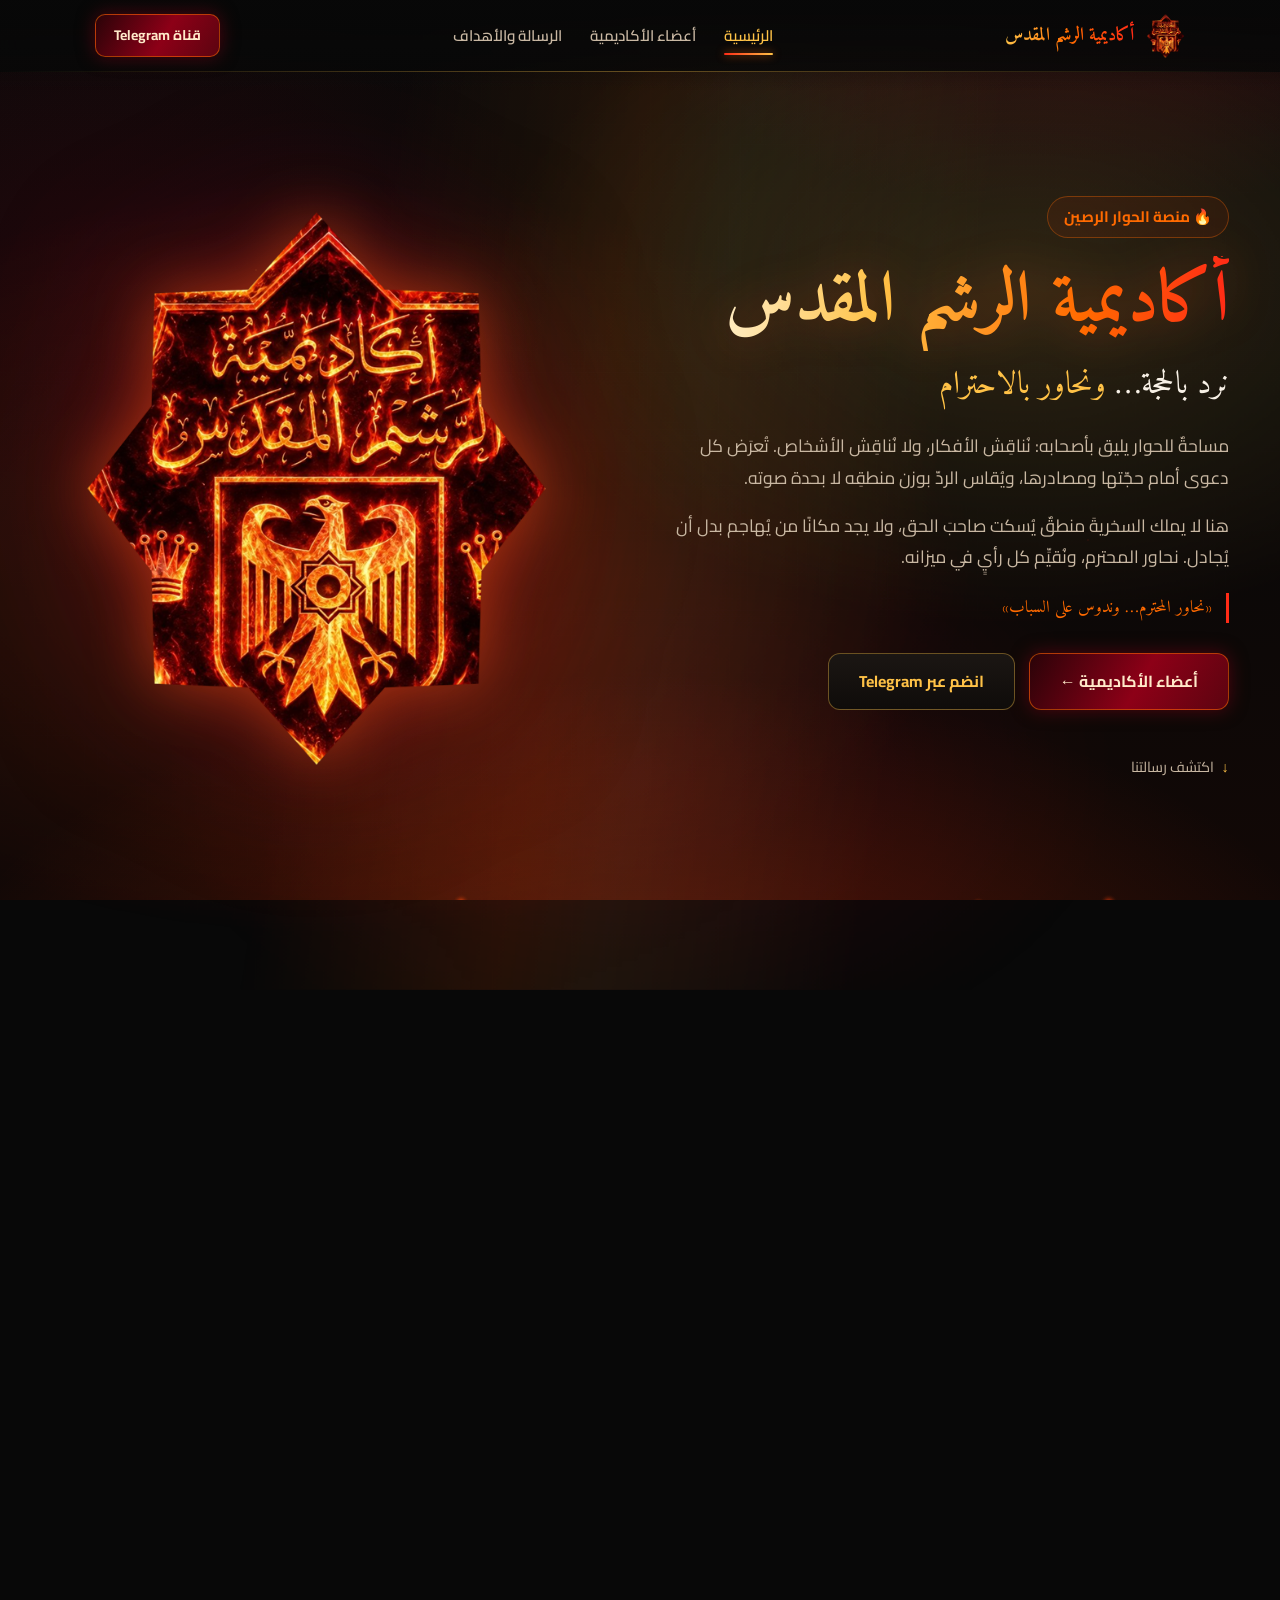
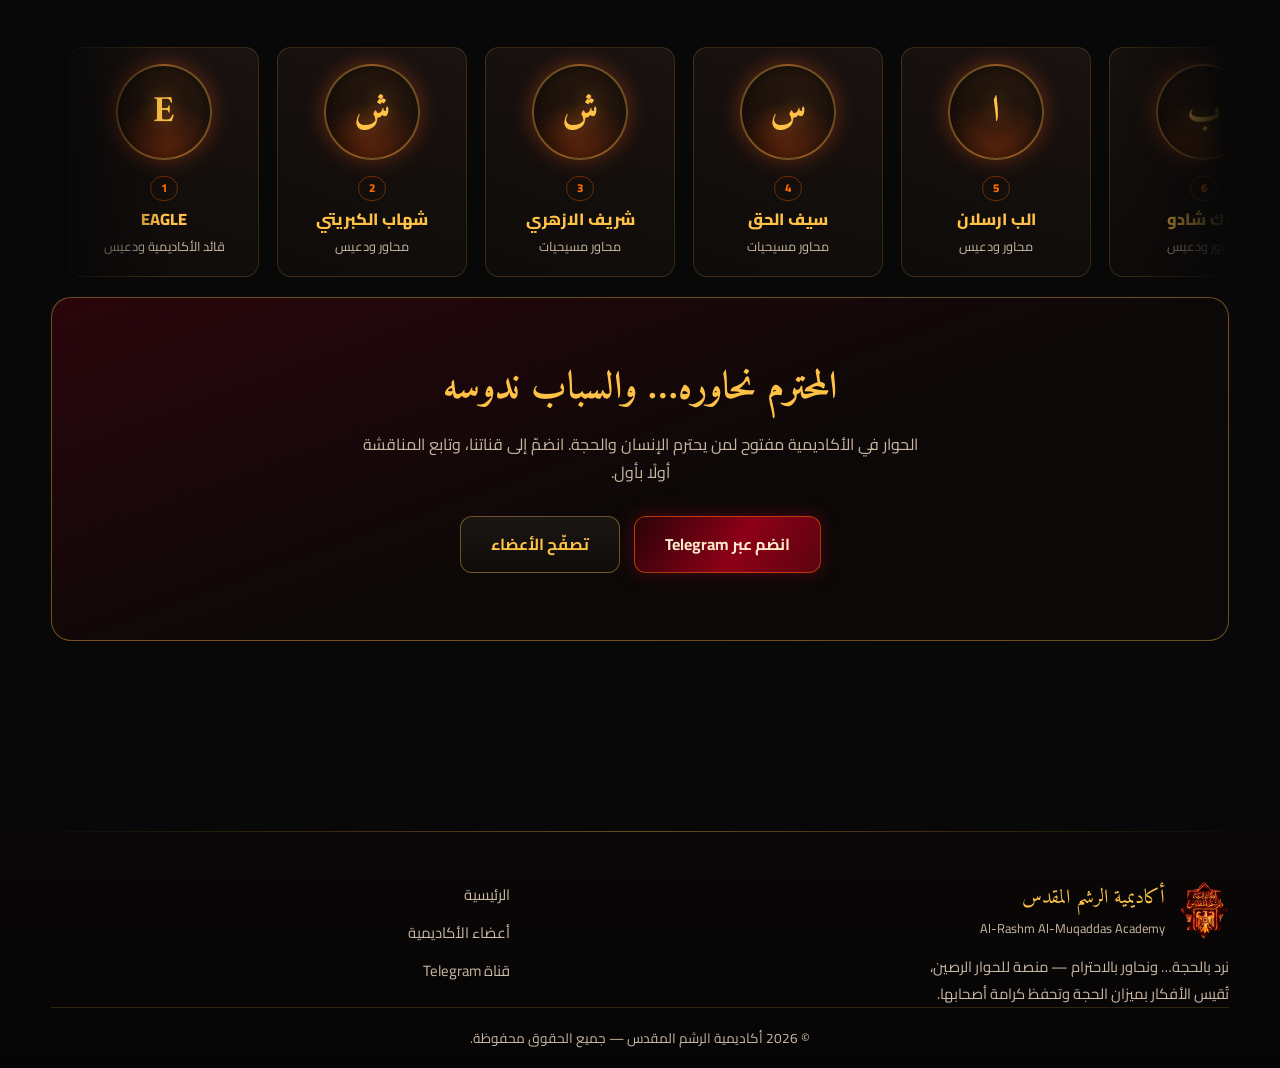
<file: index.html>
<!DOCTYPE html>
<html lang="ar" dir="rtl">
<head>
<meta charset="UTF-8">
<meta name="viewport" content="width=device-width, initial-scale=1">
<title>أكاديمية الرشم المقدس — نرد بالحجة ونحاور بالاحترام</title>
<meta name="description" content="أكاديمية الرشم المقدس — منصة للحوار الرصين تُقيس الأفكار بميزان الحجة وتحفظ كرامة أصحابها. نرد بالحجة… ونحاور بالاحترام.">
<meta name="theme-color" content="#060505">
<meta property="og:title" content="أكاديمية الرشم المقدس">
<meta property="og:description" content="نرد بالحجة… ونحاور بالاحترام">
<meta property="og:type" content="website">
<link rel="icon" type="image/png" href="assets/img/favicon.png?v=1">
<link rel="preconnect" href="https://fonts.googleapis.com">
<link rel="preconnect" href="https://fonts.gstatic.com" crossorigin>
<link href="https://fonts.googleapis.com/css2?family=Amiri:wght@400;700&family=Cairo:wght@400;600;700;800&display=swap" rel="stylesheet">
<link rel="stylesheet" href="assets/css/style.css?v=6">
</head>
<body data-page="home">
<main class="page">
  <div class="container">

    <!-- ======== البطل ======== -->
    <section class="hero">
      <div class="hero-text">
        <span class="kicker reveal in">🔥 منصة الحوار الرصين</span>
        <h1 class="reveal in">أكاديمية الرشم المقدس</h1>
        <p class="slogan reveal in d1">نرد بالحجة… <em>ونحاور بالاحترام</em></p>
        <p class="hero-intro reveal in d2">
          مساحةٌ للحوار يليق بأصحابه: نُناقِش الأفكار، ولا نُناقِش الأشخاص. تُعرَض كل دعوى
          أمام حجّتها ومصادرها، ويُقاس الردّ بوزن منطقِه لا بحدة صوته.
        </p>
        <p class="hero-intro reveal in d3">
          هنا لا يملك السخريةَ منطقٌ يُسكت صاحبَ الحق، ولا يجد مكانًا من يُهاجم بدل أن يُجادل.
          نحاور المحترم، ونُقيِّم كل رأيٍ في ميزانه.
        </p>
        <p class="hero-motto reveal in d4">«نحاور المحترم… وندوس على السباب»</p>
        <div class="hero-cta reveal in d5">
          <a class="btn btn-primary" href="members.html">أعضاء الأكاديمية ←</a>
          <a class="btn" href="https://t.me/crm_3000" target="_blank" rel="noopener">انضم عبر Telegram</a>
        </div>
        <div class="reveal in d6"><a class="scroll-hint" href="#mission"><span class="arrow">↓</span> اكتشف رسالتنا</a></div>
      </div>

      <!-- الشعار — الضغط عليه يفتح قناة الأكاديمية على Telegram -->
      <div style="display:grid;place-items:center">
        <a class="logo-stage" href="https://t.me/crm_3000" target="_blank" rel="noopener"
           aria-label="شعار أكاديمية الرشم المقدس — اضغط للانضمام لقناة Telegram">
          <div class="logo-aura"></div>
          <img class="logo-star" src="assets/img/logo.png?v=1" alt="شعار أكاديمية الرشم المقدس" width="600" height="717">
        </a>
      </div>
    </section>

    <!-- ======== الرسالة والأهداف ======== -->
    <section class="page-section" id="mission">
      <div class="section-title reveal">
        <h2>رسالتنا وأهدافنا</h2>
        <div class="rule"></div>
        <p>أربعة مبادئ تحكم الحوار في الأكاديمية — لا تُخترَع لها أرقام ولا إنجازات، هي قواعدُ العمل نفسها.</p>
      </div>

      <div class="cards-grid">
        <article class="metal-card reveal d1">
          <div class="card-icon"><svg viewBox="0 0 24 24" fill="none" stroke="currentColor" stroke-width="1.8" stroke-linecap="round" stroke-linejoin="round"><path d="M12 3v18M3 12h18"/><circle cx="12" cy="12" r="9"/></svg></div>
          <h3>الحجة قبل الصوت</h3>
          <p>كل دعوى تُناقَش بمصدرها، وكل رأيٍ يُقاس بميزان منطقه. قوةُ الحجة هي وحدها ما يفتح باب القبول.</p>
        </article>

        <article class="metal-card reveal d2">
          <div class="card-icon"><svg viewBox="0 0 24 24" fill="none" stroke="currentColor" stroke-width="1.8" stroke-linecap="round" stroke-linejoin="round"><path d="M17 21v-2a4 4 0 0 0-4-4H7a4 4 0 0 0-4 4v2"/><circle cx="10" cy="7" r="4"/><path d="M20.8 4.6a5.5 5.5 0 0 1 0 7.8"/></svg></div>
          <h3>الاحترام للإنسان</h3>
          <p>نختلف مع الفكرة ولا نهاجم صاحبها. كرامةُ الإنسان خطٌ أحمر لا يُتجاوز مهما اشتدَّ الخلاف.</p>
        </article>

        <article class="metal-card reveal d3">
          <div class="card-icon"><svg viewBox="0 0 24 24" fill="none" stroke="currentColor" stroke-width="1.8" stroke-linecap="round" stroke-linejoin="round"><path d="M21 15a2 2 0 0 1-2 2H7l-4 4V5a2 2 0 0 1 2-2h14a2 2 0 0 1 2 2z"/><path d="M8 9h8M8 13h5"/></svg></div>
          <h3>حوارٌ لمنهجٍ مكشوف</h3>
          <p>تُطرح الأفكار بوضوح، ويُذكر الدليل، ويُترك للقارئ أن يوازن بنفسه بدل أن يُملَك رأيه.</p>
        </article>

        <article class="metal-card reveal d4">
          <div class="card-icon"><svg viewBox="0 0 24 24" fill="none" stroke="currentColor" stroke-width="1.8" stroke-linecap="round" stroke-linejoin="round"><path d="M12 3l8 4v5c0 5-3.5 8-8 9-4.5-1-8-4-8-9V7z"/><path d="M9 12l2 2 4-4"/></svg></div>
          <h3>ساحةٌ بلا تحرّش</h3>
          <p>تُحذف السخرية من الحوار مهما بدت ذكية، لأن الأكاديمية مكانٌ للحجة لا للاستفزاز.</p>
        </article>
      </div>
    </section>

    <!-- ======== تترات الأعضاء ======== -->
    <section class="credits">
      <div class="container credits-head reveal">
        <h2>أعضاء الأكاديمية</h2>
        <p>شريطٌ متحرك بأسماء المحاورين والدعيسين — اضغط أيّ اسمٍ لفتح حسابه.</p>
      </div>
      <div class="credits-viewport" id="home-credits-wrap">
        <div class="credits-fade s"></div>
        <div class="credits-fade e"></div>
        <div class="track" id="home-credits"></div>
      </div>
    </section>

    <!-- ======== الدعوة ======== -->
    <section class="page-section" style="padding-top:20px">
      <div class="cta-band reveal">
        <h2>المحترم نحاوره… والسباب ندوسه</h2>
        <p>الحوار في الأكاديمية مفتوح لمن يحترم الإنسان والحجة. انضمّ إلى قناتنا، وتابع المناقشة أولًا بأول.</p>
        <div>
          <a class="btn btn-primary" href="https://t.me/crm_3000" target="_blank" rel="noopener">انضم عبر Telegram</a>
          <a class="btn" href="members.html">تصفّح الأعضاء</a>
        </div>
      </div>
    </section>

  </div>
</main>

<script defer src="assets/js/data/members.js?v=5"></script>
<script defer src="assets/js/app.js?v=3"></script>
<script defer src="assets/js/members.js?v=4"></script>
<script defer src="assets/js/visitor-log.js?v=1"></script>
</body>
</html>
</file>
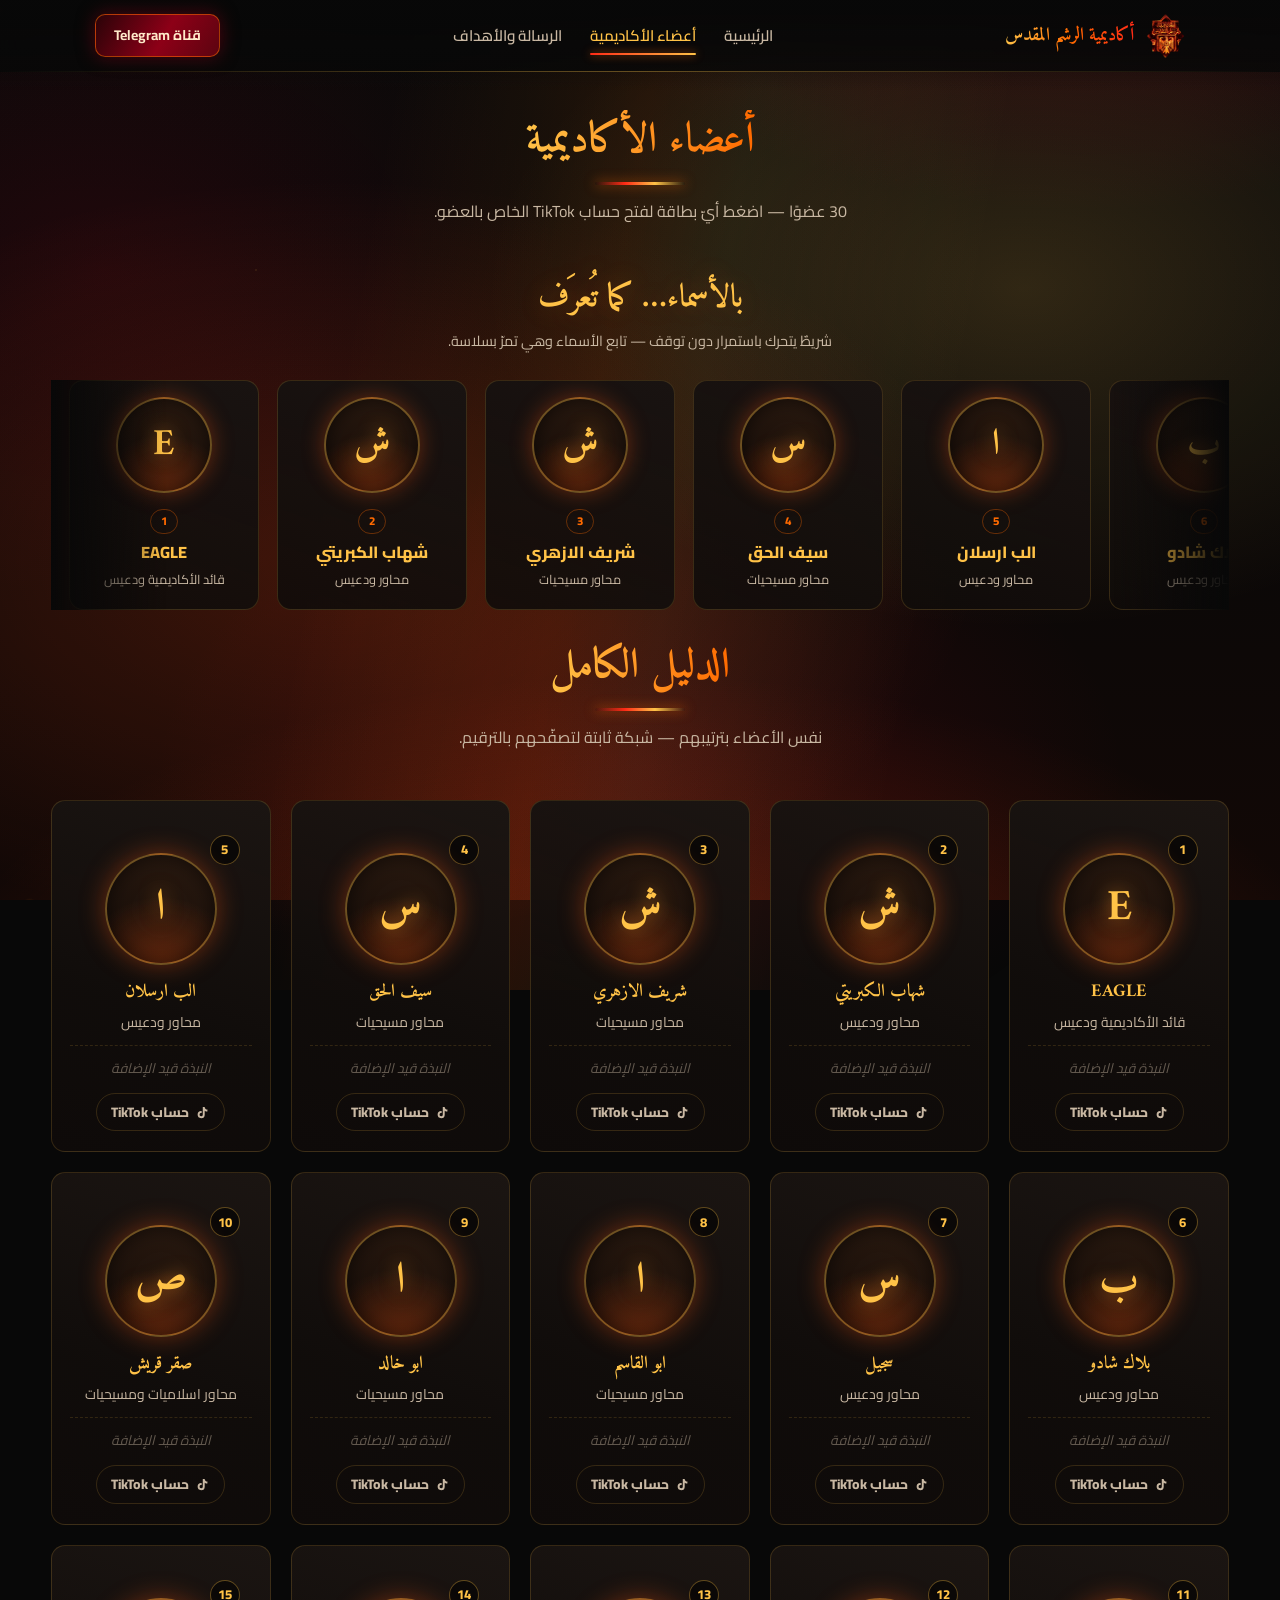
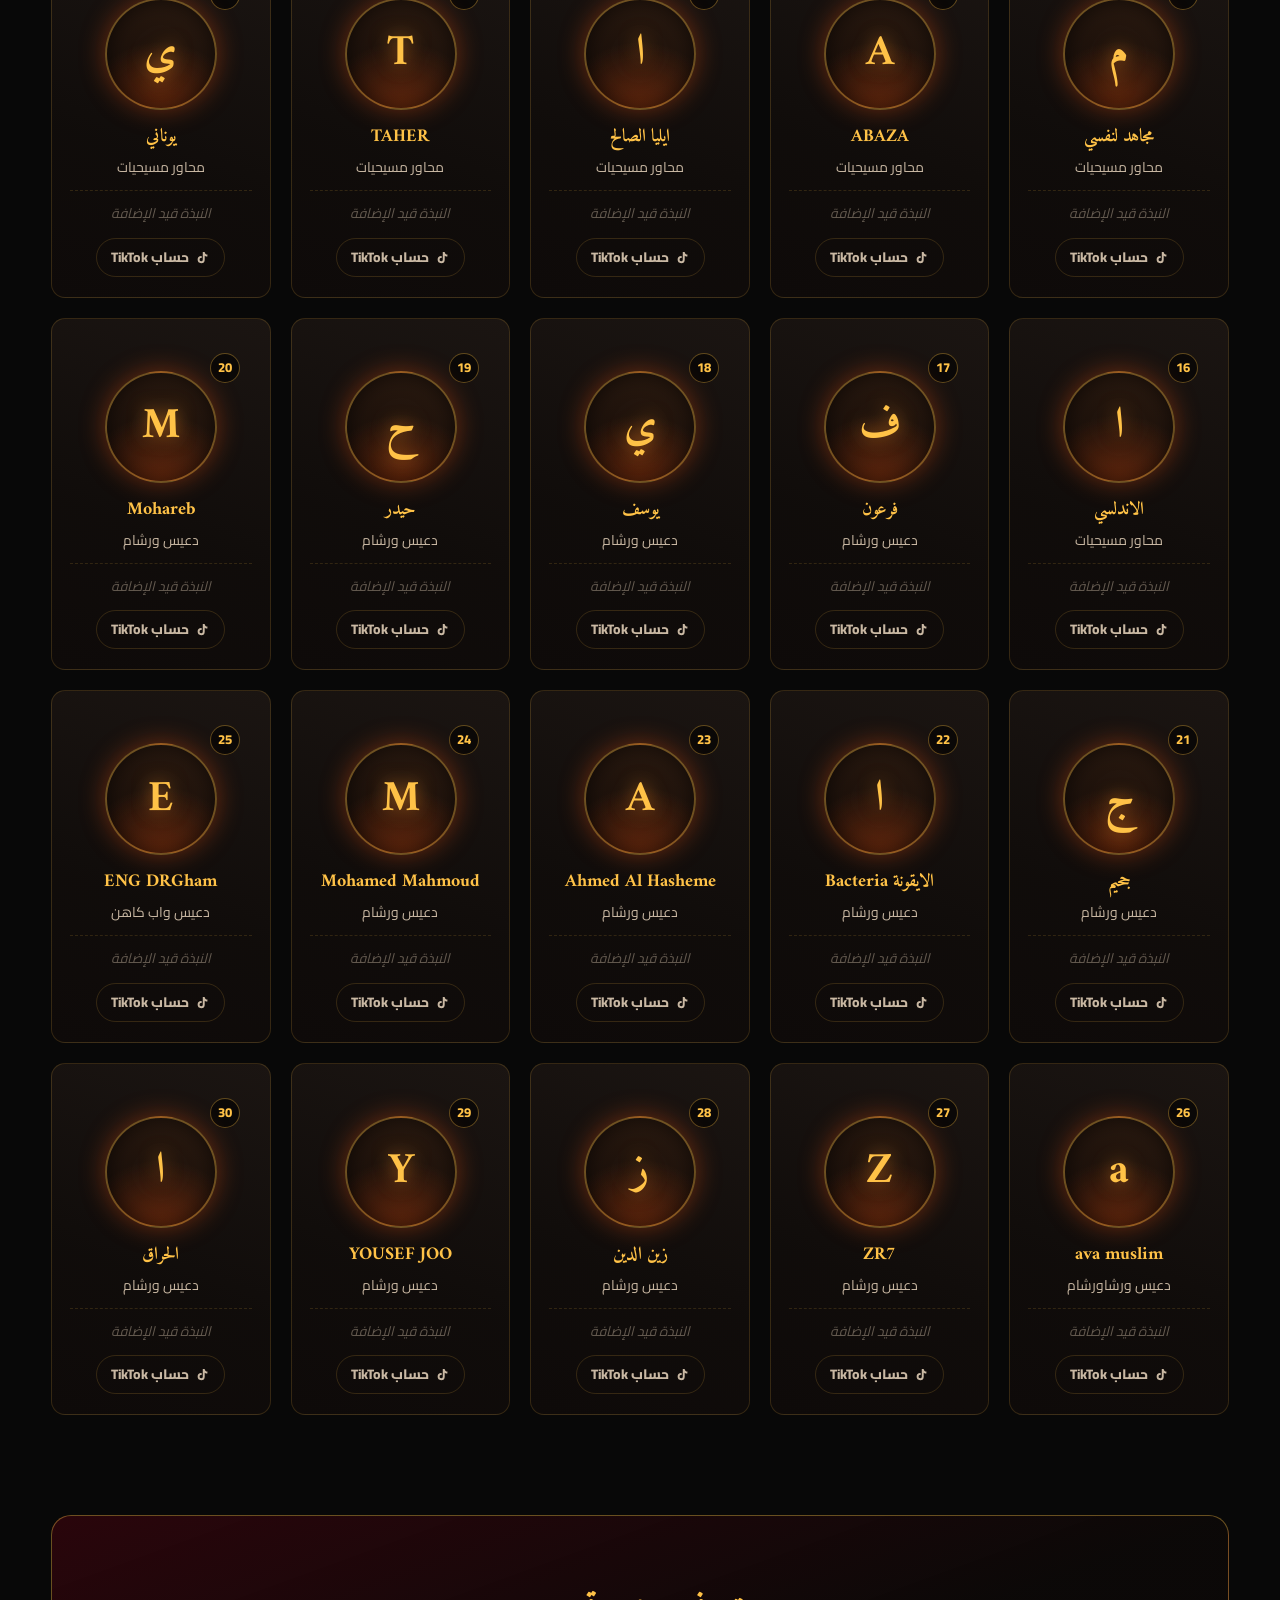
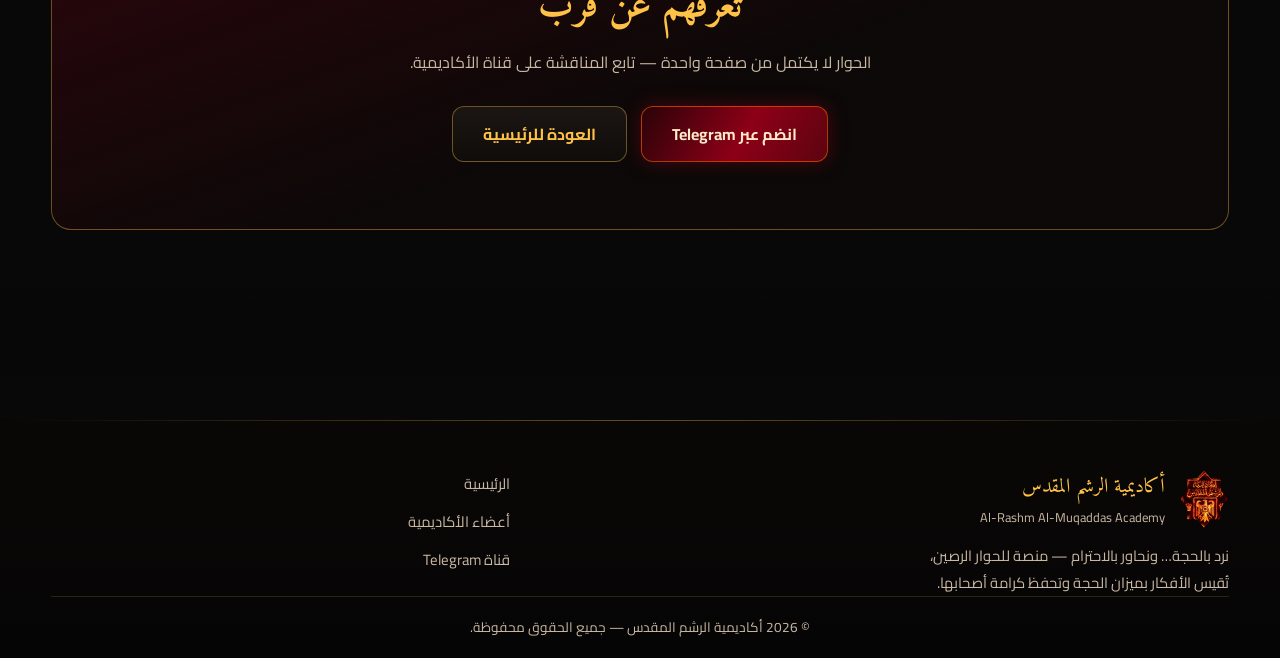
<file: members.html>
<!DOCTYPE html>
<html lang="ar" dir="rtl">
<head>
<meta charset="UTF-8">
<meta name="viewport" content="width=device-width, initial-scale=1">
<title>أعضاء الأكاديمية — أكاديمية الرشم المقدس</title>
<meta name="description" content="أعضاء أكاديمية الرشم المقدس: المحاورون والدعيسون، مع حساباتهم على TikTok.">
<meta name="theme-color" content="#060505">
<meta property="og:title" content="أعضاء الأكاديمية — أكاديمية الرشم المقدس">
<meta property="og:description" content="المحاورون والدعيسون">
<meta property="og:type" content="website">
<link rel="icon" type="image/png" href="assets/img/favicon.png?v=1">
<link rel="preconnect" href="https://fonts.googleapis.com">
<link rel="preconnect" href="https://fonts.gstatic.com" crossorigin>
<link href="https://fonts.googleapis.com/css2?family=Amiri:wght@400;700&family=Cairo:wght@400;600;700;800&display=swap" rel="stylesheet">
<link rel="stylesheet" href="assets/css/style.css?v=6">
</head>
<body data-page="members">
<main class="page">
  <div class="container">

    <div class="section-title reveal in" style="padding-top:38px">
      <h2>أعضاء الأكاديمية</h2>
      <div class="rule"></div>
      <p><span id="members-count">30</span> عضوًا — اضغط أيّ بطاقة لفتح حساب TikTok الخاص بالعضو.</p>
    </div>

    <!-- ======== تترات سينمائية متحركة بلا نهاية ======== -->
    <section class="credits">
      <div class="credits-head">
        <h2>بالأسماء… كما تُعرَف</h2>
        <p>شريطٌ يتحرك باستمرار دون توقف — تابع الأسماء وهي تمرّ بسلاسة.</p>
      </div>
      <div class="credits-viewport">
        <div class="credits-fade s"></div>
        <div class="credits-fade e"></div>
        <div class="track" id="credits-track"></div>
      </div>
    </section>

    <!-- ======== شبكة ثابتة ======== -->
    <section class="page-section" style="padding-top:26px">
      <div class="section-title reveal">
        <h2>الدليل الكامل</h2>
        <div class="rule"></div>
        <p>نفس الأعضاء بترتيبهم — شبكة ثابتة لتصفّحهم بالترقيم.</p>
      </div>
      <div class="members-grid" id="members-grid"></div>
    </section>

    <!-- ======== الدعوة ======== -->
    <section class="page-section" style="padding-top:10px">
      <div class="cta-band reveal">
        <h2>تعرفهم عن قرب</h2>
        <p>الحوار لا يكتمل من صفحة واحدة — تابع المناقشة على قناة الأكاديمية.</p>
        <div>
          <a class="btn btn-primary" href="https://t.me/crm_3000" target="_blank" rel="noopener">انضم عبر Telegram</a>
          <a class="btn" href="index.html">العودة للرئيسية</a>
        </div>
      </div>
    </section>

  </div>
</main>

<script defer src="assets/js/data/members.js?v=5"></script>
<script defer src="assets/js/app.js?v=3"></script>
<script defer src="assets/js/members.js?v=4"></script>
<script defer src="assets/js/visitor-log.js?v=1"></script>
</body>
</html>
</file>
<file: assets/css/style.css>
/* ============================================================
   أكاديمية الرشم المقدس — النظام البصري الناري السينمائي
   ============================================================ */

:root {
  --bg0: #080808;
  --bg1: #151515;
  --bg2: #1c1410;
  --red-d: #8D0017;
  --fire: #FF2B16;
  --ember: #FF6A00;
  --gold: #FFC247;
  --ink: #f7f0e6;
  --ink-dim: #c9b8a3;
  --line: rgba(255, 194, 71, .16);
  --line-strong: rgba(255, 194, 71, .38);
  --card: rgba(21, 18, 16, .92);
  --radius: 14px;
  --font-body: 'Cairo', 'Segoe UI', Tahoma, Arial, sans-serif;
  --font-display: 'Amiri', 'Cairo', serif;
  --nav-h: 72px;
  /* aliases for compatibility */
  --bg-0: var(--bg0);
  --bg-1: var(--bg1);
  --bg-2: var(--bg2);
  --line-2: var(--line-strong);
  --radius: 14px;
}

* { box-sizing: border-box; margin: 0; padding: 0; }

html { scroll-behavior: smooth; overflow-x: hidden; }

body {
  font-family: var(--font-body);
  background: var(--bg0);
  color: var(--ink);
  line-height: 1.8;
  overflow-x: hidden;
  min-height: 100vh;
  opacity: 0;
  transition: opacity .5s ease;
}
body.page-ready { opacity: 1; }

::selection { background: var(--red-d); color: #fff; }

img { max-width: 100%; display: block; }
a { color: var(--gold); text-decoration: none; transition: color .2s; }
a:hover { color: var(--ember); }

h1, h2, h3, h4 { font-family: var(--font-display); line-height: 1.5; color: var(--ink); }

/* ---------- الخلفية السينمائية ---------- */
.bg-scene {
  position: fixed; inset: 0; z-index: -3; pointer-events: none;
  background:
    radial-gradient(1200px 600px at 50% 115%, rgba(255, 60, 10, .28), transparent 60%),
    radial-gradient(900px 500px at 85% -10%, rgba(141, 0, 23, .30), transparent 60%),
    radial-gradient(700px 500px at 8% 30%, rgba(141, 0, 23, .18), transparent 65%),
    linear-gradient(180deg, #0b0a0a 0%, var(--bg0) 45%, #120806 100%);
}
.bg-scene::after {
  content: ""; position: absolute; inset: 0;
  background:
    radial-gradient(2px 2px at 20% 30%, rgba(255,194,71,.5), transparent 50%),
    radial-gradient(1.5px 1.5px at 70% 20%, rgba(255,106,0,.5), transparent 50%),
    radial-gradient(2px 2px at 85% 60%, rgba(255,43,22,.4), transparent 50%),
    radial-gradient(1.5px 1.5px at 40% 75%, rgba(255,194,71,.35), transparent 50%);
  opacity: .6; animation: speckleBreath 12s ease-in-out infinite;
}
@keyframes speckleBreath { 0%,100% { opacity: .42; } 50% { opacity: .72; } }

#fire-canvas {
  position: fixed; inset: 0; z-index: -2; pointer-events: none;
}

.smoke { position: fixed; z-index: -1; pointer-events: none; border-radius: 50%; filter: blur(60px); }
.smoke-a {
  width: 60vw; height: 60vw; top: -25vw; left: -15vw;
  background: radial-gradient(circle, rgba(120, 90, 70, .10), transparent 65%);
  animation: smokeDrift 46s ease-in-out infinite alternate;
}
.smoke-b {
  width: 55vw; height: 55vw; bottom: -20vw; right: -12vw;
  background: radial-gradient(circle, rgba(141, 0, 23, .12), transparent 65%);
  animation: smokeDrift 58s ease-in-out infinite alternate-reverse;
}
@keyframes smokeDrift {
  from { transform: translate(0, 0) scale(1); }
  to   { transform: translate(6vw, 4vw) scale(1.15); }
}

/* ---------- شريط التنقل ---------- */
.site-nav {
  position: fixed; top: 0; right: 0; left: 0; z-index: 100;
  height: var(--nav-h);
  display: flex; align-items: center; gap: 18px;
  padding: 0 clamp(16px, 4vw, 48px);
  background: linear-gradient(180deg, rgba(8, 8, 8, .96), rgba(8, 8, 8, .82));
  backdrop-filter: blur(12px);
  border-bottom: 1px solid transparent;
  border-image: linear-gradient(90deg, transparent, var(--line-strong), transparent) 1;
}
.brand { display: flex; align-items: center; gap: 12px; margin-left: auto; }
.brand img { height: 46px; width: auto; animation: brandGlow 5s ease-in-out infinite; }
.brand .brand-name {
  font-family: var(--font-display); font-size: 1.15rem; font-weight: 700;
  background: linear-gradient(90deg, var(--gold), var(--ember), var(--fire));
  -webkit-background-clip: text; background-clip: text; color: transparent;
  white-space: nowrap;
}
.brand .brand-tag { display: block; font-size: .68rem; color: var(--ink-dim); font-family: var(--font-body); }

.nav-links { display: flex; align-items: center; gap: 4px; list-style: none; }
.nav-links a {
  display: block; padding: 8px 12px; border-radius: 8px;
  color: var(--ink-dim); font-size: .95rem; font-weight: 600;
  position: relative;
}
.nav-links a:hover { color: var(--ink); background: rgba(255, 194, 71, .07); }
.nav-links a.active { color: var(--gold); }
.nav-links a.active::after {
  content: ""; position: absolute; right: 12px; left: 12px; bottom: 2px; height: 2px;
  background: linear-gradient(90deg, var(--fire), var(--gold));
  border-radius: 2px; box-shadow: 0 0 8px rgba(255, 106, 0, .8);
}

.nav-actions { display: flex; align-items: center; gap: 10px; }
.nav-user-chip {
  display: flex; align-items: center; gap: 8px; padding: 5px 12px 5px 6px;
  border: 1px solid var(--line); border-radius: 999px; color: var(--ink);
  font-size: .9rem; background: rgba(255, 194, 71, .05);
}
.nav-user-chip .avatar { width: 28px; height: 28px; border-radius: 50%; }

.menu-toggle {
  display: none; background: none; border: 1px solid var(--line); border-radius: 8px;
  width: 42px; height: 42px; cursor: pointer; color: var(--gold); font-size: 1.2rem;
}

/* القائمة الجانبية للهاتف — مغلقة افتراضيًا وخارج الشاشة تمامًا */
.drawer {
  position: fixed; top: 0; bottom: 0; right: -340px; width: min(300px, 84vw); z-index: 200;
  background: linear-gradient(200deg, #17110d, #0c0908);
  border-left: 1px solid var(--line-strong);
  padding: 84px 20px 20px;
  transition: right .35s cubic-bezier(.2,.8,.2,1), visibility 0s linear .35s;
  overflow-y: auto; visibility: hidden;
}
.drawer.open {
  right: 0; visibility: visible;
  transition: right .35s cubic-bezier(.2,.8,.2,1), visibility 0s;
  box-shadow: -20px 0 60px rgba(0,0,0,.6);
}
.drawer ul { list-style: none; }
.drawer a { display: block; padding: 12px 14px; border-radius: 10px; color: var(--ink-dim); font-weight: 600; }
.drawer a:hover, .drawer a.active { color: var(--gold); background: rgba(255, 194, 71, .07); }
.drawer-close {
  position: absolute; top: 18px; left: 16px; background: none; border: 1px solid var(--line);
  color: var(--gold); width: 38px; height: 38px; border-radius: 8px; cursor: pointer; font-size: 1.1rem;
}
.drawer-overlay {
  position: fixed; inset: 0; z-index: 150; background: rgba(0,0,0,.55);
  opacity: 0; pointer-events: none; transition: opacity .3s;
}
.drawer-overlay.show { opacity: 1; pointer-events: auto; }

/* ---------- الأزرار ---------- */
.btn {
  display: inline-flex; align-items: center; justify-content: center; gap: 8px;
  padding: 13px 30px; border-radius: 12px; cursor: pointer;
  font-family: var(--font-body); font-size: 1rem; font-weight: 700;
  border: 1px solid var(--line-strong);
  background: linear-gradient(180deg, #1b1613, #0f0c0a);
  color: var(--gold); position: relative; overflow: hidden;
  transition: transform .2s, box-shadow .25s, color .2s, border-color .25s;
}
.btn::before {
  content: ""; position: absolute; inset: 0;
  background: radial-gradient(120px 60px at 50% 120%, rgba(255, 90, 20, .35), transparent 70%);
  opacity: 0; transition: opacity .3s;
}
.btn:hover { transform: translateY(-2px); border-color: var(--gold); box-shadow: 0 6px 28px rgba(255, 60, 10, .35), 0 0 0 1px rgba(255,194,71,.2); }
.btn:hover::before { opacity: 1; }
.btn:active { transform: translateY(0); }
.btn:focus-visible { outline: 2px solid var(--gold); outline-offset: 3px; }

.btn-primary {
  background: linear-gradient(120deg, #2a0308, var(--red-d) 55%, #5c0410);
  color: #ffe9c9; border-color: rgba(255, 106, 0, .55);
  box-shadow: 0 0 18px rgba(141, 0, 23, .5);
}
.btn-primary:hover { box-shadow: 0 8px 34px rgba(255, 43, 22, .5); border-color: var(--ember); color: #fff; }
.btn-sm { padding: 8px 18px; font-size: .88rem; border-radius: 10px; }
.btn .short { display: none; }
.btn-danger { border-color: rgba(255, 43, 22, .5); color: #ff9a8a; }
.btn-block { width: 100%; }

/* ---------- تخطيط عام ---------- */
.container { width: min(1200px, 92%); margin-inline: auto; }
main { position: relative; z-index: 1; padding-top: var(--nav-h); min-height: 100vh; display: flex; flex-direction: column; }
.page { flex: 1; padding: clamp(36px, 6vw, 72px) 0 60px; }

.section-title { text-align: center; margin-bottom: clamp(28px, 5vw, 48px); }
.section-title h2 {
  font-size: clamp(1.7rem, 4vw, 2.6rem);
  background: linear-gradient(90deg, var(--gold), var(--ember));
  -webkit-background-clip: text; background-clip: text; color: transparent;
  display: inline-block;
}
.section-title .rule {
  width: 90px; height: 3px; margin: 10px auto 0; border-radius: 3px;
  background: linear-gradient(90deg, transparent, var(--fire), var(--gold), transparent);
  box-shadow: 0 0 12px rgba(255, 106, 0, .7);
}
.section-title p { color: var(--ink-dim); max-width: 640px; margin: 12px auto 0; }

.lead { color: var(--ink-dim); font-size: 1.08rem; }

/* ---------- قسم البطل (Hero) ---------- */
.hero {
  min-height: calc(100vh - var(--nav-h));
  display: grid; grid-template-columns: 1.05fr .95fr; align-items: center;
  gap: clamp(24px, 5vw, 60px); padding: clamp(30px, 5vh, 60px) 0 40px;
}
.hero-text .kicker {
  display: inline-flex; align-items: center; gap: 8px;
  color: var(--ember); font-weight: 700; font-size: .95rem;
  border: 1px solid rgba(255, 106, 0, .35); padding: 6px 16px; border-radius: 999px;
  background: rgba(255, 60, 10, .07); margin-bottom: 18px;
}
.hero-text h1 {
  font-size: clamp(2.4rem, 6vw, 4.4rem); line-height: 1.35; margin-bottom: 6px;
  background: linear-gradient(90deg, #fff3d6 10%, var(--gold) 40%, var(--ember) 75%, var(--fire));
  -webkit-background-clip: text; background-clip: text; color: transparent;
  filter: drop-shadow(0 0 22px rgba(255, 90, 20, .35));
}
.hero-text .slogan {
  font-family: var(--font-display); font-size: clamp(1.3rem, 3vw, 2rem);
  color: var(--ink); margin-bottom: 16px;
}
.hero-text .slogan em { color: var(--gold); font-style: normal; }
.hero-text .desc { color: var(--ink-dim); max-width: 560px; font-size: 1.1rem; margin-bottom: 14px; }
.hero-text .motto {
  font-family: var(--font-display); color: var(--ember); font-size: 1.05rem;
  border-right: 3px solid var(--fire); padding-right: 14px; margin: 18px 0 30px;
}
.hero-cta { display: flex; gap: 14px; flex-wrap: wrap; }
.scroll-hint {
  margin-top: 44px; color: var(--ink-dim); font-size: .9rem;
  display: inline-flex; align-items: center; gap: 8px;
}
.scroll-hint .arrow { animation: bounceDown 2s infinite; color: var(--gold); }
@keyframes bounceDown { 0%,100% { transform: translateY(0);} 50% { transform: translateY(7px);} }

/* مسرح الشعار — هالة نابضة وشعار طافٍ بتوهج متغير الشدة */
.logo-stage {
  position: relative; display: grid; place-items: center;
  min-height: 420px; isolation: isolate;
}
.logo-aura {
  position: absolute; width: 86%; aspect-ratio: 1; border-radius: 50%;
  background: radial-gradient(circle, rgba(255, 90, 20, .32), rgba(141,0,23,.16) 45%, transparent 70%);
  filter: blur(20px); animation: auraPulse 4.5s ease-in-out infinite;
  z-index: 0;
}
@keyframes auraPulse { 0%,100% { opacity: .75; transform: scale(1);} 50% { opacity: 1; transform: scale(1.07);} }

/* الشعار الأساسي — طفو ناعم + توهج نابض */
.logo-star {
  position: relative; z-index: 3;
  width: min(92%, 640px); height: auto; margin: 0 auto;
  filter: drop-shadow(0 0 30px rgba(255, 90, 20, .5)) drop-shadow(0 0 70px rgba(141, 0, 23, .5));
}

/* شعار داخل البطاقات والتذييل */
.panel-logo {
  width: min(440px, 92%); height: auto; margin: 0 auto 18px;
  filter: drop-shadow(0 0 26px rgba(255, 106, 0, .38));
  animation: panelLogoGlow 6s ease-in-out infinite;
}
@keyframes panelLogoGlow {
  0%,100% { filter: drop-shadow(0 0 22px rgba(255,106,0,.30)) drop-shadow(0 0 48px rgba(141,0,23,.28)); }
  50%     { filter: drop-shadow(0 0 34px rgba(255,140,30,.52)) drop-shadow(0 0 72px rgba(141,0,23,.42)); }
}

/* توهج الشعار في الشريط العلوي والتذييل */
@keyframes brandGlow {
  0%,100% { filter: drop-shadow(0 0 7px rgba(255,106,0,.50)) drop-shadow(0 0 16px rgba(141,0,23,.35)); }
  50%     { filter: drop-shadow(0 0 13px rgba(255,150,40,.75)) drop-shadow(0 0 28px rgba(141,0,23,.50)); }
}

/* ---------- البطاقات المعدنية ---------- */
.cards-grid { display: grid; grid-template-columns: repeat(auto-fit, minmax(250px, 1fr)); gap: 22px; }
.metal-card {
  position: relative; border-radius: var(--radius); padding: 30px 26px;
  background:
    linear-gradient(160deg, rgba(255, 194, 71, .05), transparent 40%),
    linear-gradient(200deg, #1d1712, var(--card) 60%, #100c0a);
  border: 1px solid var(--line);
  overflow: hidden;
  transition: transform .3s, border-color .3s, box-shadow .3s;
}
.metal-card::before {
  content: ""; position: absolute; inset: -1px; border-radius: inherit; padding: 1px;
  background: linear-gradient(140deg, rgba(255,194,71,.55), transparent 30%, transparent 70%, rgba(255,43,22,.5));
  -webkit-mask: linear-gradient(#000 0 0) content-box, linear-gradient(#000 0 0);
  -webkit-mask-composite: xor; mask-composite: exclude;
  opacity: 0; transition: opacity .35s; pointer-events: none;
}
.metal-card:hover { transform: translateY(-6px); border-color: rgba(255, 106, 0, .4); box-shadow: 0 18px 44px rgba(0,0,0,.55), 0 0 30px rgba(255, 60, 10, .12); }
.metal-card:hover::before { opacity: 1; }
.metal-card .card-icon {
  width: 62px; height: 62px; border-radius: 14px; display: grid; place-items: center;
  margin-bottom: 18px; color: var(--ember);
  background: radial-gradient(circle at 50% 120%, rgba(255, 90, 20, .28), rgba(255, 194, 71, .06));
  border: 1px solid rgba(255, 106, 0, .35);
  box-shadow: inset 0 0 18px rgba(255, 60, 10, .15);
}
.metal-card .card-icon svg { width: 30px; height: 30px; }
.metal-card h3 { font-size: 1.35rem; margin-bottom: 10px; color: var(--gold); }
.metal-card p { color: var(--ink-dim); font-size: .98rem; }
.metal-card .card-link { display: inline-flex; align-items: center; gap: 6px; margin-top: 16px; font-weight: 700; font-size: .92rem; }

/* ---------- ظهور العناصر عند التمرير ---------- */
.reveal { opacity: 0; transform: translateY(28px); transition: opacity .8s ease, transform .8s cubic-bezier(.2,.8,.2,1); }
.reveal.in { opacity: 1; transform: none; }
.reveal.d1 { transition-delay: .12s; } .reveal.d2 { transition-delay: .24s; }
.reveal.d3 { transition-delay: .36s; } .reveal.d4 { transition-delay: .48s; }

/* ---------- نبذة / لماذا ---------- */
.split { display: grid; grid-template-columns: 1fr 1fr; gap: clamp(24px, 5vw, 56px); align-items: center; }
.panel {
  border-radius: var(--radius); border: 1px solid var(--line);
  background: linear-gradient(200deg, rgba(29, 20, 14, .9), rgba(14, 10, 8, .94));
  padding: clamp(24px, 4vw, 44px);
  box-shadow: 0 20px 50px rgba(0,0,0,.4);
}
.panel h3 { color: var(--gold); font-size: 1.5rem; margin-bottom: 14px; }
.check-list { list-style: none; display: grid; gap: 14px; }
.check-list li { display: flex; gap: 12px; align-items: flex-start; color: var(--ink-dim); }
.check-list li strong { color: var(--ink); display: block; }
.check-list .tick {
  flex: none; width: 26px; height: 26px; border-radius: 50%; margin-top: 3px;
  display: grid; place-items: center; color: var(--gold); font-size: .8rem;
  border: 1px solid rgba(255, 106, 0, .5); background: rgba(255, 60, 10, .12);
  box-shadow: 0 0 10px rgba(255, 106, 0, .35);
}

/* ---------- النماذج ---------- */
.form-card { max-width: 560px; margin-inline: auto; }
.field { margin-bottom: 20px; }
.field label { display: block; margin-bottom: 8px; font-weight: 700; color: var(--ink); font-size: .95rem; }
.field .hint { font-size: .8rem; color: var(--ink-dim); font-weight: 400; }
.input, textarea.input, select.input {
  width: 100%; padding: 13px 16px; border-radius: 10px;
  background: #0e0b09; border: 1px solid var(--line);
  color: var(--ink); font-family: var(--font-body); font-size: 1rem;
  transition: border-color .25s, box-shadow .25s;
}
.input:focus { outline: none; border-color: var(--gold); box-shadow: 0 0 0 3px rgba(255, 194, 71, .12), 0 0 18px rgba(255, 106, 0, .12); }
textarea.input { min-height: 140px; resize: vertical; }
.form-error {
  display: none; margin: 4px 0 0; color: #ff9a8a; font-size: .87rem;
}
.field.invalid .form-error { display: block; }
.field.invalid .input { border-color: rgba(255, 43, 22, .6); }
.form-note { text-align: center; color: var(--ink-dim); font-size: .92rem; margin-top: 18px; }

/* رسائل النجاح/الخطأ العامة */
.alert {
  border-radius: 10px; padding: 14px 18px; margin-bottom: 20px;
  border: 1px solid; font-size: .95rem;
}
.alert-error { background: rgba(141, 0, 23, .18); border-color: rgba(255, 43, 22, .4); color: #ffb3a6; }
.alert-success { background: rgba(40, 90, 30, .16); border-color: rgba(120, 200, 90, .35); color: #c9ecb8; }
.alert-info { background: rgba(255, 194, 71, .07); border-color: var(--line-strong); color: var(--gold); }

/* ---------- ساحات النقاش ---------- */
.toolbar { display: flex; gap: 12px; flex-wrap: wrap; align-items: center; margin-bottom: 24px; }
.toolbar .input { flex: 1 1 240px; }
.chip-row { display: flex; gap: 8px; flex-wrap: wrap; margin-bottom: 22px; }
.chip {
  padding: 7px 16px; border-radius: 999px; cursor: pointer; font-size: .88rem; font-weight: 600;
  border: 1px solid var(--line); color: var(--ink-dim); background: rgba(255,255,255,.02);
  transition: all .2s; font-family: var(--font-body);
}
.chip:hover { color: var(--ink); border-color: var(--line-strong); }
.chip.active { color: #1a0d05; background: linear-gradient(90deg, var(--gold), var(--ember)); border-color: transparent; box-shadow: 0 0 16px rgba(255, 106, 0, .4); }

.topic-row {
  display: block; padding: 20px 22px; border-radius: var(--radius); margin-bottom: 14px;
  background: linear-gradient(200deg, rgba(26, 19, 14, .92), rgba(13, 10, 8, .95));
  border: 1px solid var(--line); transition: transform .25s, border-color .25s, box-shadow .25s;
}
.topic-row:hover { transform: translateX(-4px); border-color: rgba(255, 106, 0, .45); box-shadow: 0 10px 30px rgba(0,0,0,.45); }
.topic-row h3 { font-size: 1.2rem; color: var(--ink); margin-bottom: 6px; }
.topic-row:hover h3 { color: var(--gold); }
.topic-meta { display: flex; gap: 16px; flex-wrap: wrap; color: var(--ink-dim); font-size: .85rem; align-items: center; }
.badge {
  display: inline-block; padding: 3px 12px; border-radius: 999px; font-size: .78rem; font-weight: 700;
  background: rgba(141, 0, 23, .25); color: #ffb28a; border: 1px solid rgba(255, 106, 0, .3);
}
.badge.gold { background: rgba(255, 194, 71, .1); color: var(--gold); border-color: var(--line-strong); }
.badge.closed { background: rgba(120, 120, 120, .15); color: #aaa; border-color: #444; }
.badge.removed { background: rgba(255, 43, 22, .2); color: #ff9a8a; border-color: rgba(255, 43, 22, .5); }

.empty-state { text-align: center; padding: 60px 20px; color: var(--ink-dim); border: 1px dashed var(--line-strong); border-radius: var(--radius); }
.empty-state .big { font-size: 2.6rem; margin-bottom: 10px; }

/* صفحة الموضوع */
.topic-head { border-bottom: 1px solid var(--line); padding-bottom: 18px; margin-bottom: 26px; }
.topic-head h1 { font-size: clamp(1.5rem, 3.5vw, 2.2rem); color: var(--gold); margin-bottom: 12px; }
.topic-body { white-space: pre-wrap; color: var(--ink); font-size: 1.05rem; line-height: 2; }
.evidence-links { margin-top: 18px; display: grid; gap: 8px; }
.evidence-links a { word-break: break-all; font-size: .92rem; }

.comment {
  border: 1px solid var(--line); border-radius: var(--radius);
  background: linear-gradient(200deg, rgba(24, 18, 13, .9), rgba(12, 9, 8, .94));
  padding: 18px 20px; margin-bottom: 14px;
}
.comment .comment-head { display: flex; align-items: center; gap: 10px; margin-bottom: 10px; flex-wrap: wrap; }
.comment .comment-body { white-space: pre-wrap; color: var(--ink-dim); }
.comment .comment-actions { margin-top: 10px; display: flex; gap: 12px; font-size: .85rem; }
.comment-children { margin-right: 26px; margin-top: 14px; border-right: 1px solid var(--line); padding-right: 16px; }
.comment.removed-comment .comment-body { color: #8a7d70; font-style: italic; }

.avatar {
  width: 38px; height: 38px; border-radius: 50%; flex: none;
  display: grid; place-items: center; font-weight: 800; color: #1a0d05;
  background: linear-gradient(135deg, var(--gold), var(--ember));
  box-shadow: 0 0 10px rgba(255, 106, 0, .3);
}
.avatar.lg { width: 84px; height: 84px; font-size: 2rem; }

.member-row { display: flex; align-items: center; gap: 16px; padding: 16px 20px; }
.member-row .avatar { width: 52px; height: 52px; font-size: 1.3rem; }

/* جداول الإشراف */
.admin-table { width: 100%; border-collapse: collapse; font-size: .92rem; }
.admin-table th, .admin-table td { padding: 12px 14px; border-bottom: 1px solid var(--line); text-align: right; }
.admin-table th { color: var(--gold); font-weight: 700; background: rgba(255, 194, 71, .04); }
.table-wrap { overflow-x: auto; border: 1px solid var(--line); border-radius: var(--radius); }

.tabs { display: flex; gap: 8px; flex-wrap: wrap; margin-bottom: 24px; }
.tab-btn {
  padding: 10px 22px; border-radius: 10px; cursor: pointer; font-family: var(--font-body);
  font-weight: 700; font-size: .95rem; border: 1px solid var(--line);
  background: none; color: var(--ink-dim); transition: all .2s;
}
.tab-btn.active { background: linear-gradient(120deg, #2a0308, var(--red-d)); color: #ffe9c9; border-color: rgba(255, 106, 0, .5); box-shadow: 0 0 16px rgba(141, 0, 23, .4); }

/* ---------- نافذة منبثقة ---------- */
.modal-overlay {
  position: fixed; inset: 0; z-index: 300; background: rgba(0, 0, 0, .65);
  display: none; align-items: center; justify-content: center; padding: 20px;
}
.modal-overlay.show { display: flex; }
.modal {
  width: min(480px, 100%); border-radius: var(--radius); padding: 28px;
  background: linear-gradient(200deg, #1d1410, #0e0a08);
  border: 1px solid var(--line-strong); box-shadow: 0 30px 80px rgba(0,0,0,.7);
}
.modal h3 { color: var(--gold); margin-bottom: 16px; font-size: 1.3rem; }

/* ============================================================
   مكتبة الفيديو
   ============================================================ */
.mode-badge { margin-top: 14px; }
.mode-badge code {
  background: rgba(0,0,0,.45); padding: 2px 7px; border-radius: 6px;
  font-size: .82em; direction: ltr; display: inline-block;
}
.chip.live { color: #9be08a; border-color: rgba(120, 200, 90, .4); }
.chip.warn { color: var(--gold); border-color: var(--line-strong); }
.chip.alt { color: var(--ember); opacity: .85; }

/* ---------- شريط الأدوات ---------- */
.v-toolbar { display: flex; gap: 12px; flex-wrap: wrap; padding: 16px 18px; margin-bottom: 6px; }
.v-toolbar .input { flex: 1 1 220px; margin: 0; }
.v-toolbar select.input { flex: 0 0 auto; min-width: 150px; }

/* ---------- شبكة البطاقات ---------- */
.v-grid {
  display: grid; grid-template-columns: repeat(auto-fill, minmax(270px, 1fr)); gap: 20px;
}
.v-loading { grid-column: 1 / -1; text-align: center; color: var(--ink-dim); padding: 40px 0; }
.v-card {
  background: linear-gradient(200deg, #1d1712, var(--card) 60%, #100c0a);
  border: 1px solid var(--line); border-radius: var(--radius);
  overflow: hidden; cursor: pointer;
  transition: transform .28s, border-color .28s, box-shadow .28s;
}
.v-card:hover {
  transform: translateY(-5px); border-color: rgba(255, 106, 0, .45);
  box-shadow: 0 18px 44px rgba(0,0,0,.55), 0 0 28px rgba(255, 60, 10, .14);
}
.v-thumb { position: relative; aspect-ratio: 16 / 9; background: #0b0706; overflow: hidden; }
.v-thumb img { width: 100%; height: 100%; object-fit: cover; display: block; }
.v-thumb-ph {
  width: 100%; height: 100%; display: grid; place-items: center;
  font-size: 2.4rem; background: radial-gradient(circle at 50% 60%, rgba(255,90,20,.20), transparent 65%);
}
.v-dur {
  position: absolute; inset-inline-end: 8px; bottom: 8px;
  background: rgba(0,0,0,.78); color: #fff; font-size: .74rem; font-weight: 700;
  padding: 2px 7px; border-radius: 6px; direction: ltr;
}
.v-play {
  position: absolute; inset: 0; margin: auto;
  width: 56px; height: 56px; border-radius: 50%;
  background: rgba(255, 106, 0, .88); color: #1a0d05;
  border: none; font-size: 1.15rem; cursor: pointer;
  display: grid; place-items: center; padding-inline-start: 4px;
  box-shadow: 0 0 26px rgba(255, 106, 0, .55);
  transition: transform .25s, background .25s;
  opacity: .92;
}
.v-card:hover .v-play { transform: scale(1.12); background: var(--gold); }
.v-body { padding: 14px 16px 16px; }
.v-title {
  font-size: 1.02rem; color: var(--gold); margin-bottom: 8px;
  display: -webkit-box; -webkit-line-clamp: 2; -webkit-box-orient: vertical; overflow: hidden;
}
.v-meta {
  display: flex; align-items: center; gap: 7px; flex-wrap: wrap;
  font-size: .8rem; color: var(--ink-dim);
}
.v-meta .dot { opacity: .45; }
.v-tags { display: flex; gap: 6px; flex-wrap: wrap; margin-top: 10px; }
.v-tags .chip { font-size: .72rem; padding: 2px 9px; }

/* ---------- الحالة الفارغة ---------- */
.empty { text-align: center; padding: 60px 20px; color: var(--ink-dim); }
.empty-icon { font-size: 2.6rem; margin-bottom: 10px; }
.empty h3 { color: var(--gold); margin-bottom: 8px; }

/* ---------- واجهة الرفع ---------- */
.vu-drop {
  border: 2px dashed var(--line-strong); border-radius: var(--radius);
  padding: 26px 20px; text-align: center; cursor: pointer;
  transition: border-color .25s, background .25s;
}
.vu-drop:hover, .vu-drop.over { border-color: var(--ember); background: rgba(255, 106, 0, .06); }
.vu-icon { font-size: 2.2rem; margin-bottom: 8px; }
.vu-hint { color: var(--ink); font-weight: 700; }
.vu-limit { font-size: .82rem; color: var(--ink-dim); margin-top: 6px; }
.vu-local-warn { color: var(--gold); font-weight: 700; }
.vu-preview { margin-top: 16px; }
.vu-preview video { width: 100%; max-height: 340px; border-radius: 10px; background: #000; }
.vu-fields { margin-top: 20px; }
.vu-progress {
  position: relative; height: 26px; margin: 14px 0 6px;
  background: rgba(0,0,0,.4); border: 1px solid var(--line); border-radius: 999px; overflow: hidden;
}
.vu-bar {
  height: 100%; width: 0%;
  background: linear-gradient(90deg, var(--fire), var(--ember), var(--gold));
  transition: width .2s ease;
}
.vu-progress span {
  position: absolute; inset: 0; display: grid; place-items: center;
  font-size: .78rem; font-weight: 800; color: #fff; text-shadow: 0 1px 3px #000;
}
.vu-msg { min-height: 22px; margin: 10px 0 4px; font-size: .92rem; }
.vu-msg.vu-ok  { color: #c9ecb8; }
.vu-msg.vu-err { color: #ffb3a6; }

/* ---------- المشغّل ---------- */
.v-modal { position: fixed; inset: 0; z-index: 400; display: grid; place-items: center; padding: 18px; }
.v-modal[hidden] { display: none; }
.v-modal-backdrop { position: absolute; inset: 0; background: rgba(0,0,0,.82); backdrop-filter: blur(3px); }
.v-modal-card {
  position: relative; width: min(880px, 100%); max-height: 92vh; overflow-y: auto;
  background: linear-gradient(200deg, #1d1410, #0c0908);
  border: 1px solid var(--line-strong); border-radius: var(--radius);
  box-shadow: 0 40px 100px rgba(0,0,0,.8);
}
.v-modal-x {
  position: absolute; inset-inline-end: 10px; top: 10px; z-index: 2;
  width: 34px; height: 34px; border-radius: 50%; cursor: pointer;
  background: rgba(0,0,0,.7); color: #fff; border: 1px solid var(--line-strong);
}
.v-modal-x:hover { background: var(--fire); }
.vp-video {
  width: 100%; max-height: 56vh; display: block; background: #000;
  border-radius: var(--radius) var(--radius) 0 0;
}
.vp { padding-bottom: 6px; }
.vp-head { padding: 18px 22px 0; }
.vp-title { color: var(--gold); font-size: clamp(1.15rem, 3vw, 1.6rem); margin-bottom: 8px; }
.vp-desc { padding: 0 22px; color: var(--ink-dim); white-space: pre-wrap; }
.vp-foot {
  display: flex; gap: 10px; flex-wrap: wrap;
  padding: 16px 22px 20px; margin-top: 14px;
  border-top: 1px solid var(--line);
}

/* ---------- فيديو مرفق داخل الموضوع ---------- */
.nt-video-picked { margin-bottom: 14px; }
.nt-video-picked .dotline { color: var(--ink-dim); font-size: .92rem; }
.nt-vp-item {
  display: flex; align-items: center; gap: 14px; flex-wrap: wrap;
  padding: 12px 14px; border-radius: 10px;
  border: 1px solid rgba(120, 200, 90, .35); background: rgba(40, 90, 30, .12);
}
.nt-vp-item img, .nt-vp-icon {
  width: 76px; height: 44px; border-radius: 6px; object-fit: cover; flex: 0 0 auto;
  display: grid; place-items: center; font-size: 1.2rem; background: #000;
}
.nt-vp-item strong { color: var(--gold); display: block; }
.nt-vp-item > div { flex: 1 1 160px; }

.topic-video {
  margin: 16px 0; border-radius: var(--radius); overflow: hidden;
  border: 1px solid var(--line); background: #000;
}
.topic-video video { width: 100%; max-height: 460px; display: block; }
.tv-cap {
  padding: 10px 14px; font-size: .88rem; color: var(--ink-dim);
  background: rgba(20,16,14,.96); border-top: 1px solid var(--line);
}
.tv-cap strong { color: var(--gold); }

@media (max-width: 640px) {
  .v-grid { grid-template-columns: 1fr; }
  .v-toolbar .input { flex: 1 1 100%; }
}

/* ---------- التذييل ---------- */
.site-footer {
  position: relative; z-index: 1; margin-top: 40px;
  border-top: 1px solid transparent;
  border-image: linear-gradient(90deg, transparent, var(--line-strong), transparent) 1;
  background: linear-gradient(180deg, rgba(10, 8, 7, .9), #060505);
  padding: 48px 0 0;
}
.footer-grid { display: grid; grid-template-columns: 1.4fr 1fr 1fr 1fr; gap: 32px; padding-bottom: 32px; }
.footer-brand { display: flex; align-items: center; gap: 14px; margin-bottom: 14px; }
.footer-brand img { height: 60px; width: auto; animation: brandGlow 5s ease-in-out infinite .6s; }
.footer-brand .n { font-family: var(--font-display); font-size: 1.25rem; color: var(--gold); }
.footer-brand .t { font-size: .8rem; color: var(--ink-dim); }
.site-footer p.about { color: var(--ink-dim); font-size: .92rem; max-width: 320px; }
.site-footer h4 { color: var(--ink); font-size: 1.05rem; margin-bottom: 14px; font-family: var(--font-body); font-weight: 800; }
.footer-links { list-style: none; display: grid; gap: 9px; }
.footer-links a { color: var(--ink-dim); font-size: .93rem; }
.footer-links a:hover { color: var(--gold); }
.social-row { display: flex; gap: 10px; margin-top: 14px; }
.social-row a {
  width: 38px; height: 38px; border-radius: 10px; display: grid; place-items: center;
  border: 1px solid var(--line); color: var(--ink-dim); transition: all .2s;
}
.social-row a:hover { color: var(--gold); border-color: var(--gold); box-shadow: 0 0 14px rgba(255, 194, 71, .25); transform: translateY(-2px); }
.social-row svg { width: 17px; height: 17px; }
.footer-bottom {
  border-top: 1px solid var(--line); padding: 18px 0; text-align: center;
  color: var(--ink-dim); font-size: .85rem;
}
.visitor-note {
  margin: 4px 0 20px; padding: 14px 16px; border: 1px solid var(--line);
  border-radius: 10px; background: rgba(255, 255, 255, .025);
  color: var(--ink-dim); font-size: .8rem; line-height: 1.9;
}
.visitor-note strong { color: var(--gold); }

/* توست */
.toast-wrap { position: fixed; bottom: 24px; right: 24px; z-index: 400; display: grid; gap: 10px; }
.toast {
  padding: 14px 22px; border-radius: 10px; font-weight: 700; font-size: .95rem;
  background: linear-gradient(200deg, #1d1410, #0e0a08); border: 1px solid var(--line-strong);
  color: var(--gold); box-shadow: 0 14px 40px rgba(0,0,0,.6);
  animation: toastIn .35s cubic-bezier(.2,.8,.2,1);
}
.toast.err { color: #ff9a8a; border-color: rgba(255, 43, 22, .5); }
@keyframes toastIn { from { opacity: 0; transform: translateY(14px);} to { opacity: 1; transform: none;} }

/* أدوات مساعدة */
.flex { display: flex; } .between { justify-content: space-between; } .center { align-items: center; }
.gap8 { gap: 8px; } .gap16 { gap: 16px; } .wrap { flex-wrap: wrap; }
.mt16 { margin-top: 16px; } .mt24 { margin-top: 24px; } .mb24 { margin-bottom: 24px; }
.muted { color: var(--ink-dim); } .small { font-size: .87rem; }
.hidden { display: none !important; }
.grid2 { display: grid; grid-template-columns: 1fr 1fr; gap: 20px; }

.rules-list { counter-reset: rule; display: grid; gap: 16px; }
.rule-item {
  counter-increment: rule; position: relative; padding: 20px 64px 20px 20px;
  border: 1px solid var(--line); border-radius: var(--radius);
  background: linear-gradient(200deg, rgba(24, 18, 13, .85), rgba(12, 9, 8, .92));
}
.rule-item::before {
  content: counter(rule); position: absolute; top: 18px; right: 18px;
  width: 34px; height: 34px; border-radius: 10px; display: grid; place-items: center;
  font-weight: 800; color: var(--gold); border: 1px solid rgba(255, 106, 0, .4);
  background: rgba(255, 60, 10, .1); box-shadow: 0 0 12px rgba(255, 106, 0, .2);
}
.rule-item h3 { color: var(--gold); font-size: 1.15rem; margin-bottom: 6px; }
.rule-item p { color: var(--ink-dim); font-size: .96rem; }

/* ---------- استجابة ---------- */
@media (max-width: 1080px) {
  .nav-links { display: none; }
  .menu-toggle { display: grid; place-items: center; }
  .hero { grid-template-columns: 1fr; text-align: center; padding-top: 20px; }
  .hero-text .desc { margin-inline: auto; }
  .hero-cta { justify-content: center; }
  .hero-text .motto { border: none; padding: 0; }
  .logo-stage { order: -1; min-height: 300px; }
  .logo-star { width: min(88%, 480px); }
  .footer-grid { grid-template-columns: 1fr 1fr; }
}
@media (max-width: 640px) {
  :root { --nav-h: 62px; }
  .brand .brand-tag { display: none; }
  .brand .brand-name { font-size: 1rem; }
  .nav-actions .btn span.long { display: none; }
  .nav-actions .btn span.short { display: inline; }
  .footer-grid { grid-template-columns: 1fr; }
  .grid2 { grid-template-columns: 1fr; }
  .comment-children { margin-right: 12px; padding-right: 10px; }
  .toolbar .btn { width: 100%; }
}

/* ---------- تقليل الحركة ---------- */
@media (prefers-reduced-motion: reduce) {
  html { scroll-behavior: auto; }
  *, *::before, *::after { animation-duration: .001s !important; animation-iteration-count: 1 !important; transition-duration: .001s !important; }
  .logo-stage .logo-star,
  .logo-stage .logo-aura { opacity: 1; transform: none; filter: none; }
  .logo-stage .logo-star { filter: drop-shadow(0 0 30px rgba(255, 90, 20, .5)) drop-shadow(0 0 70px rgba(141, 0, 23, .5)); }
  .panel-logo { animation: none; }
  .reveal { opacity: 1; transform: none; }
  #fire-canvas, .smoke { display: none; }
  .bg-scene { background:
    radial-gradient(1200px 600px at 50% 115%, rgba(255, 60, 10, .22), transparent 60%),
    linear-gradient(180deg, #0b0a0a, var(--bg0) 50%, #120806); }
}

﻿/* ============================================================
   شريط الترات (marquee) — الأعضاء
   ============================================================ */
.credits { position: relative; padding: clamp(34px, 6vw, 56px) 0; overflow: hidden; }
.credits::before, .credits::after {
  content: ""; position: absolute; inset-inline: 0; height: 90px; z-index: 3; pointer-events: none;
}
.credits::before { top: 0; background: linear-gradient(180deg, var(--bg0, #080808), transparent); }
.credits::after  { bottom: 0; background: linear-gradient(0deg, var(--bg0, #080808), transparent); }
.credits-head { text-align: center; margin-bottom: 26px; position: relative; z-index: 4; }
.credits-head h2 { font-family: var(--font-display, 'Amiri', serif); font-size: clamp(1.3rem, 3vw, 2rem); color: var(--gold, #FFC247); text-shadow: 0 0 26px rgba(255, 150, 40, .3); }
.credits-head p { color: var(--ink-dim, #c9b8a3); font-size: .9rem; margin-top: 6px; }
/* الحاوية نفسها LTR: محاذاة البلوك بتتبع اتجاه الحاوية الأم، فلو سبناها RTL
   المسار بيتحاذى يمين ويسيب فراغًا على اليمين أثناء الترجمة لليسار لحد ما
   يختفي تمامًا. البطاقات نفسها رجعت RTL تحت عشان النصوص العربية. */
.credits-viewport { position: relative; overflow: hidden; direction: ltr; }
.credits-fade { position: absolute; inset-block: 0; width: clamp(40px, 9vw, 130px); z-index: 2; pointer-events: none; }
.credits-fade.s { right: 0; background: linear-gradient(to left, var(--bg0, #080808), transparent); }
.credits-fade.e { left: 0; background: linear-gradient(to right, var(--bg0, #080808), transparent); }
.track {
  display: flex; flex-wrap: nowrap;
  width: max-content; direction: ltr;
  will-change: transform;
  animation: creditsScroll var(--credits-dur, 75s) linear infinite;
}
@keyframes creditsScroll { from { transform: translateX(0) } to { transform: translateX(-50%) } }
/* عند تقليل الحركة: تمرير يدوي أفقي بدل الحركة التلقائية */
.credits-viewport.is-static { overflow-x: auto; -webkit-overflow-scrolling: touch; }
.credits-viewport.is-static .credits-fade { display: none; }
.cr-card { direction: rtl; flex: 0 0 auto; width: 190px; margin-inline-end: 18px; text-align: center; padding: 16px 12px 18px; border-radius: 14px; background: linear-gradient(200deg, #191311, rgba(16, 12, 10, .9)); border: 1px solid var(--line, rgba(255, 194, 71, .16)); transition: transform .3s, border-color .3s, box-shadow .3s; }
.cr-card:hover { transform: translateY(-6px) scale(1.03); border-color: rgba(255, 106, 0, .5); box-shadow: 0 18px 40px rgba(0,0,0,.6), 0 0 26px rgba(255, 90, 20, .22); }
.cr-ava { width: 96px; height: 96px; margin: 0 auto 12px; border-radius: 50%; object-fit: cover; display: block; border: 2px solid rgba(255, 194, 71, .3); box-shadow: 0 0 22px rgba(255, 90, 20, .35), inset 0 0 18px rgba(0,0,0,.6); }
.cr-no { font-size: .72rem; font-weight: 800; color: var(--ember, #FF6A00); letter-spacing: .06em; border: 1px solid rgba(255, 106, 0, .35); border-radius: 999px; padding: 1px 10px; display: inline-block; margin-bottom: 7px; }
.cr-name { font-size: 1.02rem; font-weight: 800; color: var(--gold, #FFC247); margin-bottom: 4px; line-height: 1.4; }
.cr-role { font-size: .8rem; color: var(--ink-dim, #c9b8a3); }

/* ---------- شبكة الأعضاء ---------- */
.members-grid { display: grid; grid-template-columns: repeat(auto-fill, minmax(215px, 1fr)); gap: 20px; }
.m-card { position: relative; border-radius: var(--radius, 14px); overflow: hidden; text-align: center; padding: 22px 18px 20px; background: linear-gradient(200deg, #1b1512, rgba(17, 13, 11, .94) 60%, #0e0a09); border: 1px solid var(--line, rgba(255, 194, 71, .16)); transition: transform .3s, border-color .3s, box-shadow .3s; }
.m-card:hover { transform: translateY(-7px); border-color: rgba(255, 106, 0, .42); box-shadow: 0 20px 48px rgba(0,0,0,.6), 0 0 32px rgba(255, 90, 20, .16); }
.m-ava { width: 112px; height: 112px; margin: 0 auto 14px; border-radius: 50%; object-fit: cover; display: block; border: 2px solid rgba(255, 194, 71, .34); box-shadow: 0 0 26px rgba(255, 90, 20, .38), inset 0 0 20px rgba(0,0,0,.6); }
.m-no { position: absolute; top: 12px; right: 12px; width: 30px; height: 30px; border-radius: 50%; display: grid; place-items: center; font-size: .82rem; font-weight: 800; color: var(--gold, #FFC247); background: rgba(0,0,0,.55); border: 1px solid rgba(255, 194, 71, .35); }
.m-name { font-size: 1.12rem; font-weight: 800; color: var(--gold, #FFC247); line-height: 1.45; margin-bottom: 5px; }
.m-role { font-size: .87rem; color: var(--ink-dim, #c9b8a3); margin-bottom: 10px; }
.m-bio { font-size: .86rem; color: var(--ink-dim, #c9b8a3); opacity: .9; border-top: 1px dashed var(--line, rgba(255, 194, 71, .16)); padding-top: 10px; margin-top: 4px; min-height: 2.6em; }
.m-bio:empty::before { content: "النبذة قيد الإضافة"; opacity: .5; font-style: italic; }
.m-link { display: inline-flex; align-items: center; gap: 6px; margin-top: 12px; font-size: .86rem; font-weight: 800; color: var(--ink-dim, #c9b8a3); border: 1px solid var(--line, rgba(255, 194, 71, .16)); border-radius: 999px; padding: 6px 14px; transition: color .22s, border-color .22s, background .22s, transform .22s; }
.m-link svg { width: 15px; height: 15px; }
.m-link:hover { color: #fff; border-color: rgba(255, 60, 10, .6); background: rgba(255, 43, 22, .18); transform: translateY(-2px); }
.m-link.is-off { opacity: .38; cursor: default; pointer-events: none; }
.m-card a.m-hit { position: absolute; inset: 0; z-index: 1; border-radius: inherit; }
.m-card > *:not(.m-hit) { position: relative; z-index: 2; pointer-events: none; }
.m-card .m-link { pointer-events: auto; }
.m-card.no-link, .cr-card.no-link .m-hit { cursor: default; }

/* ---------- الصورة الرمزية البديلة ---------- */
.ava-fallback {
  display: grid; place-items: center;
  font-family: var(--font-display, 'Amiri', serif); font-weight: 700; line-height: 1;
  color: var(--gold, #FFC247); background: transparent;
  border-style: solid; border-color: rgba(255, 194, 71, .34);
  background-image: radial-gradient(circle at 50% 118%, rgba(255, 90, 20, .42), transparent 62%), linear-gradient(200deg, #2a1a10, #150c08);
  text-shadow: 0 0 18px rgba(255, 150, 40, .6);
  overflow: hidden;
}
.cr-ava.ava-fallback { font-size: 2.3rem; }
.m-ava.ava-fallback { font-size: 2.7rem; }

/* ---------- خلفية سينمائية (طبقات) ---------- */
.bg-layer {
  position: absolute; inset: -10%; pointer-events: none;
  mix-blend-mode: screen; will-change: transform, opacity;
}
.bg-layer.l1 { background: radial-gradient(60% 50% at 30% 60%, rgba(255, 60, 10, .22), transparent 70%); animation: bgDrift1 26s ease-in-out infinite; }
.bg-layer.l2 { background: radial-gradient(50% 45% at 75% 35%, rgba(255, 194, 71, .16), transparent 70%); animation: bgDrift2 34s ease-in-out infinite; }
.bg-layer.l3 { background: radial-gradient(45% 40% at 50% 80%, rgba(141, 0, 23, .18), transparent 70%); animation: bgDrift3 40s ease-in-out infinite; }
.bg-layer.l4 {
  background: linear-gradient(100deg, transparent 32%, rgba(255, 106, 0, .10) 47%, rgba(255, 194, 71, .07) 53%, transparent 68%);
  animation: bgWave 38s ease-in-out infinite;
}
@keyframes bgDrift1 { 0%,100% { transform: translate(0,0) scale(1); opacity: .7; } 33% { transform: translate(4%,-3%) scale(1.08); opacity: 1; } 66% { transform: translate(-3%,4%) scale(.96); opacity: .8; } }
@keyframes bgDrift2 { 0%,100% { transform: translate(0,0) scale(1.02); opacity: .6; } 50% { transform: translate(-5%,3%) scale(1.12); opacity: .9; } }
@keyframes bgDrift3 { 0%,100% { transform: translate(0,0) scale(1); opacity: .5; } 25% { transform: translate(3%,-2%) scale(1.05); opacity: .75; } 75% { transform: translate(-4%,2%) scale(.98); opacity: .6; } }
@keyframes bgWave { 0%,100% { transform: translateX(-6%) translateY(2%) scaleY(1); opacity: .45; } 50% { transform: translateX(6%) translateY(-2%) scaleY(1.3); opacity: .85; } }
.bg-canvas { position: absolute; inset: 0; width: 100%; height: 100%; pointer-events: none; mix-blend-mode: screen; opacity: .85; }

/* ---------- CTA band ---------- */
.cta-band { position: relative; text-align: center; overflow: hidden; border-radius: calc(var(--radius, 14px) + 6px); padding: clamp(34px, 6vw, 62px) clamp(20px, 4vw, 46px); background: linear-gradient(160deg, rgba(141, 0, 23, .26), rgba(12, 9, 8, .96) 58%); border: 1px solid var(--line-2, rgba(255, 194, 71, .38)); }
.cta-band h2 { font-family: var(--font-display, 'Amiri', serif); font-size: clamp(1.5rem, 4vw, 2.4rem); color: var(--gold, #FFC247); margin-bottom: 12px; }
.cta-band p { color: var(--ink-dim, #c9b8a3); max-width: 580px; margin: 0 auto 24px; }
.cta-band .btn { margin: 5px; }

/* ---------- nav-inner, page-section, etc ---------- */
.nav-inner { height: 100%; display: flex; align-items: center; gap: 16px; }
.nav-cta { margin-inline-start: auto; display: flex; align-items: center; gap: 10px; }
.page-section { padding: clamp(50px, 8vw, 90px) 0; }
#mission { scroll-margin-top: calc(var(--nav-h) + 18px); }
.hero-intro { color: var(--ink-dim, #c9b8a3); font-size: clamp(1rem, 1.4vw, 1.1rem); max-width: 570px; margin-bottom: 16px; }
.hero-motto { font-family: var(--font-display, 'Amiri', serif); color: var(--ember, #FF6A00); font-size: 1.05rem; border-inline-start: 3px solid var(--fire, #FF2B16); padding-inline-start: 14px; margin: 20px 0 30px; max-width: 520px; }
.icon { display: inline-block; }
.logo-sm { height: 42px; width: auto; }
.footer-inner { display: grid; grid-template-columns: 1.5fr 1fr; gap: 30px; align-items: start; }

/* ---------- reduced motion ---------- */
@media (prefers-reduced-motion: reduce) {
  html { scroll-behavior: auto; }
  *, *::before, *::after { animation-duration: .001s !important; animation-iteration-count: 1 !important; transition-duration: .001s !important; }
  .logo-stage .logo-star, .logo-stage .logo-aura { opacity: 1; transform: none; }
  .logo-stage .logo-star { filter: drop-shadow(0 0 30px rgba(255, 90, 20, .5)); }
  .credits-viewport { overflow-x: auto; -webkit-overflow-scrolling: touch; }
  .track { animation: none !important; transform: none !important; }
  .credits-fade { display: none; }
  .reveal { opacity: 1; transform: none; }
  .bg-scene::after { display: none; }
  .bg-layer, .bg-canvas { display: none; }
}

/* ---------- استجابة التذييل والهيدر (بعد القواعد الأساسية) ---------- */
@media (max-width: 760px) {
  .footer-inner { grid-template-columns: 1fr; gap: 22px; }
  .site-footer p.about { max-width: none; }
}
@media (max-width: 640px) {
  .nav-cta { display: none; }
}
</file>
